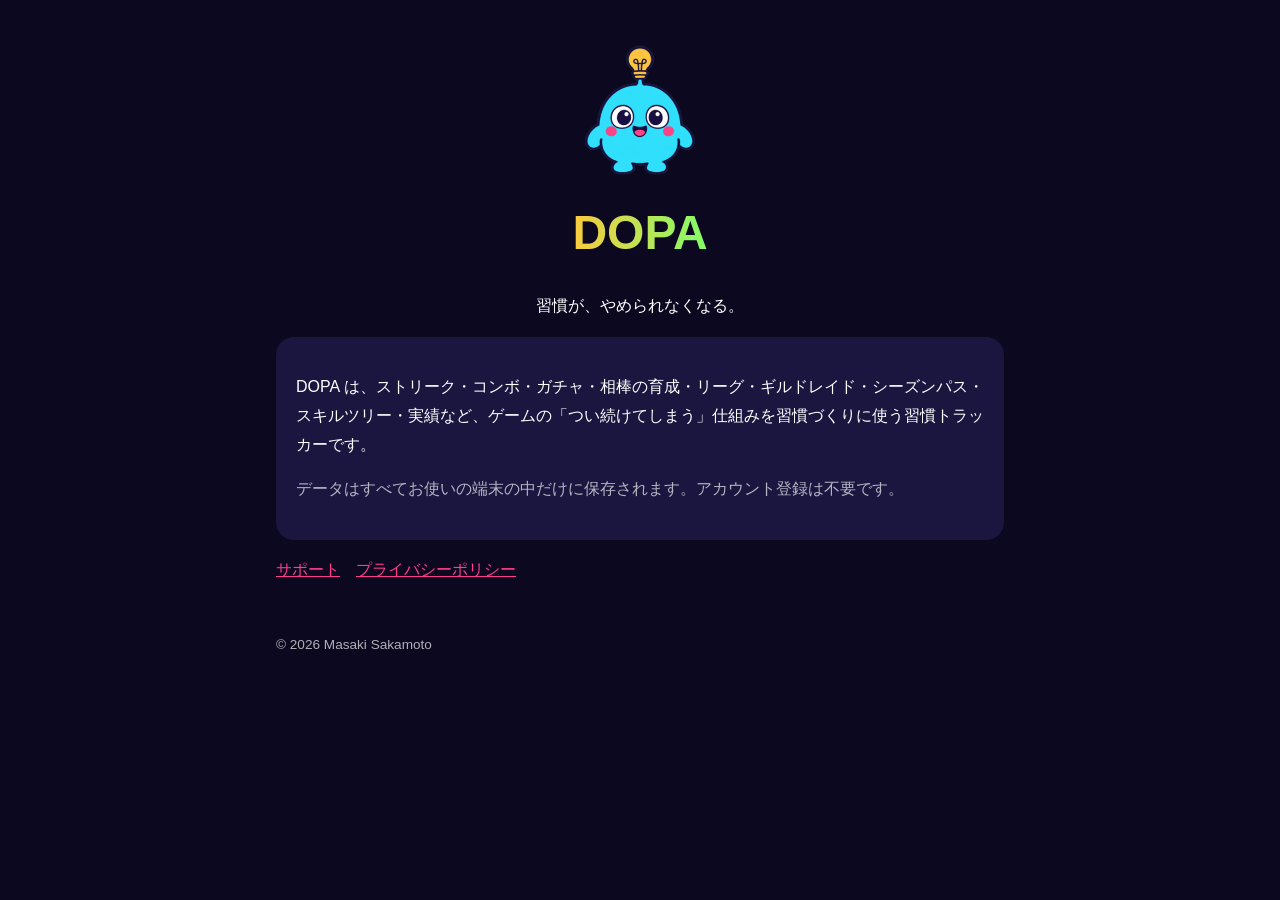
<file: index.html>
<!doctype html>
<html lang="ja"><head><meta charset="utf-8"><meta name="viewport" content="width=device-width,initial-scale=1">
<title>DOPA - 習慣がやめられなくなる</title><link rel="stylesheet" href="style.css"></head>
<body><main>
<div class="hero">
  <img src="mascot.png" alt="相棒のドパまる">
  <div class="logo">DOPA</div>
  <p>習慣が、やめられなくなる。</p>
</div>
<div class="card">
  <p>DOPA は、ストリーク・コンボ・ガチャ・相棒の育成・リーグ・ギルドレイド・シーズンパス・スキルツリー・実績など、ゲームの「つい続けてしまう」仕組みを習慣づくりに使う習慣トラッカーです。</p>
  <p class="sub">データはすべてお使いの端末の中だけに保存されます。アカウント登録は不要です。</p>
</div>
<nav><a href="support.html">サポート</a><a href="privacy.html">プライバシーポリシー</a></nav>
<footer>© 2026 Masaki Sakamoto</footer>
</main></body></html>
</file>
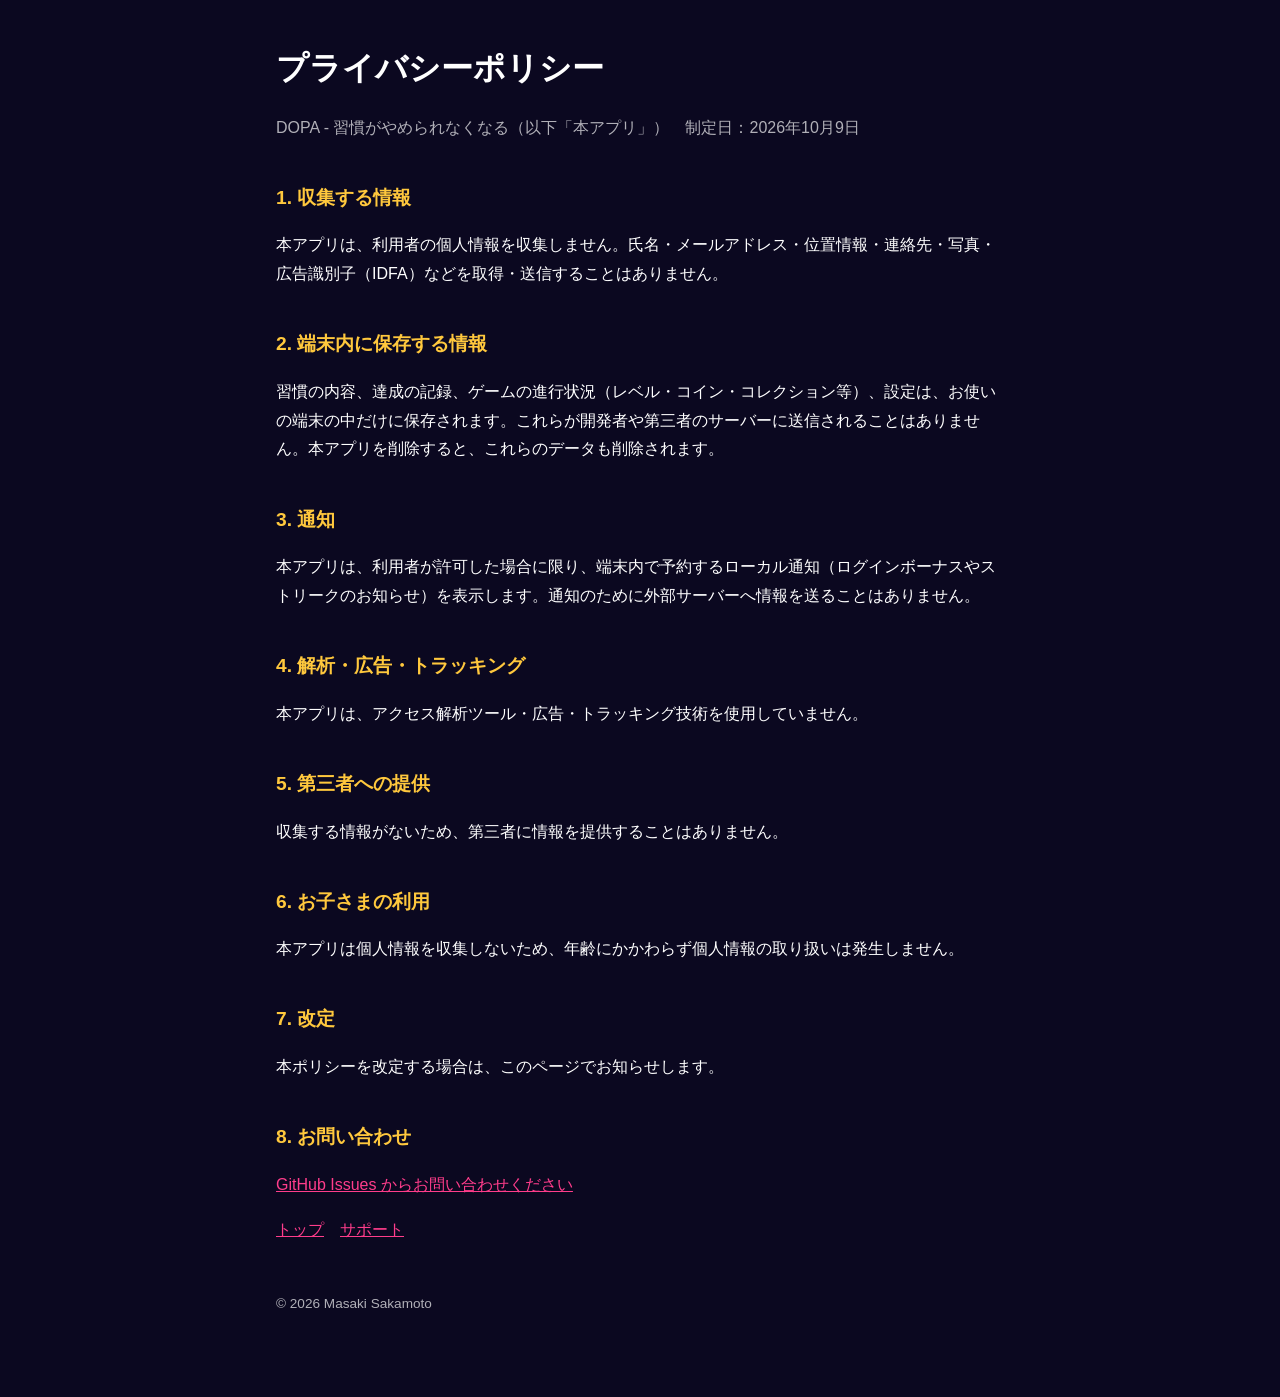
<file: privacy.html>
<!doctype html>
<html lang="ja"><head><meta charset="utf-8"><meta name="viewport" content="width=device-width,initial-scale=1">
<title>プライバシーポリシー | DOPA</title><link rel="stylesheet" href="style.css"></head>
<body><main>
<h1>プライバシーポリシー</h1>
<p class="sub">DOPA - 習慣がやめられなくなる（以下「本アプリ」）　制定日：2026年10月9日</p>

<h2>1. 収集する情報</h2>
<p>本アプリは、利用者の個人情報を収集しません。氏名・メールアドレス・位置情報・連絡先・写真・広告識別子（IDFA）などを取得・送信することはありません。</p>

<h2>2. 端末内に保存する情報</h2>
<p>習慣の内容、達成の記録、ゲームの進行状況（レベル・コイン・コレクション等）、設定は、お使いの端末の中だけに保存されます。これらが開発者や第三者のサーバーに送信されることはありません。本アプリを削除すると、これらのデータも削除されます。</p>

<h2>3. 通知</h2>
<p>本アプリは、利用者が許可した場合に限り、端末内で予約するローカル通知（ログインボーナスやストリークのお知らせ）を表示します。通知のために外部サーバーへ情報を送ることはありません。</p>

<h2>4. 解析・広告・トラッキング</h2>
<p>本アプリは、アクセス解析ツール・広告・トラッキング技術を使用していません。</p>

<h2>5. 第三者への提供</h2>
<p>収集する情報がないため、第三者に情報を提供することはありません。</p>

<h2>6. お子さまの利用</h2>
<p>本アプリは個人情報を収集しないため、年齢にかかわらず個人情報の取り扱いは発生しません。</p>

<h2>7. 改定</h2>
<p>本ポリシーを改定する場合は、このページでお知らせします。</p>

<h2>8. お問い合わせ</h2>
<p><a href="https://github.com/saqsaq/dopa-app-site/issues/new">GitHub Issues からお問い合わせください</a></p>
<nav><a href="index.html">トップ</a><a href="support.html">サポート</a></nav>
<footer>© 2026 Masaki Sakamoto</footer>
</main></body></html>
</file>
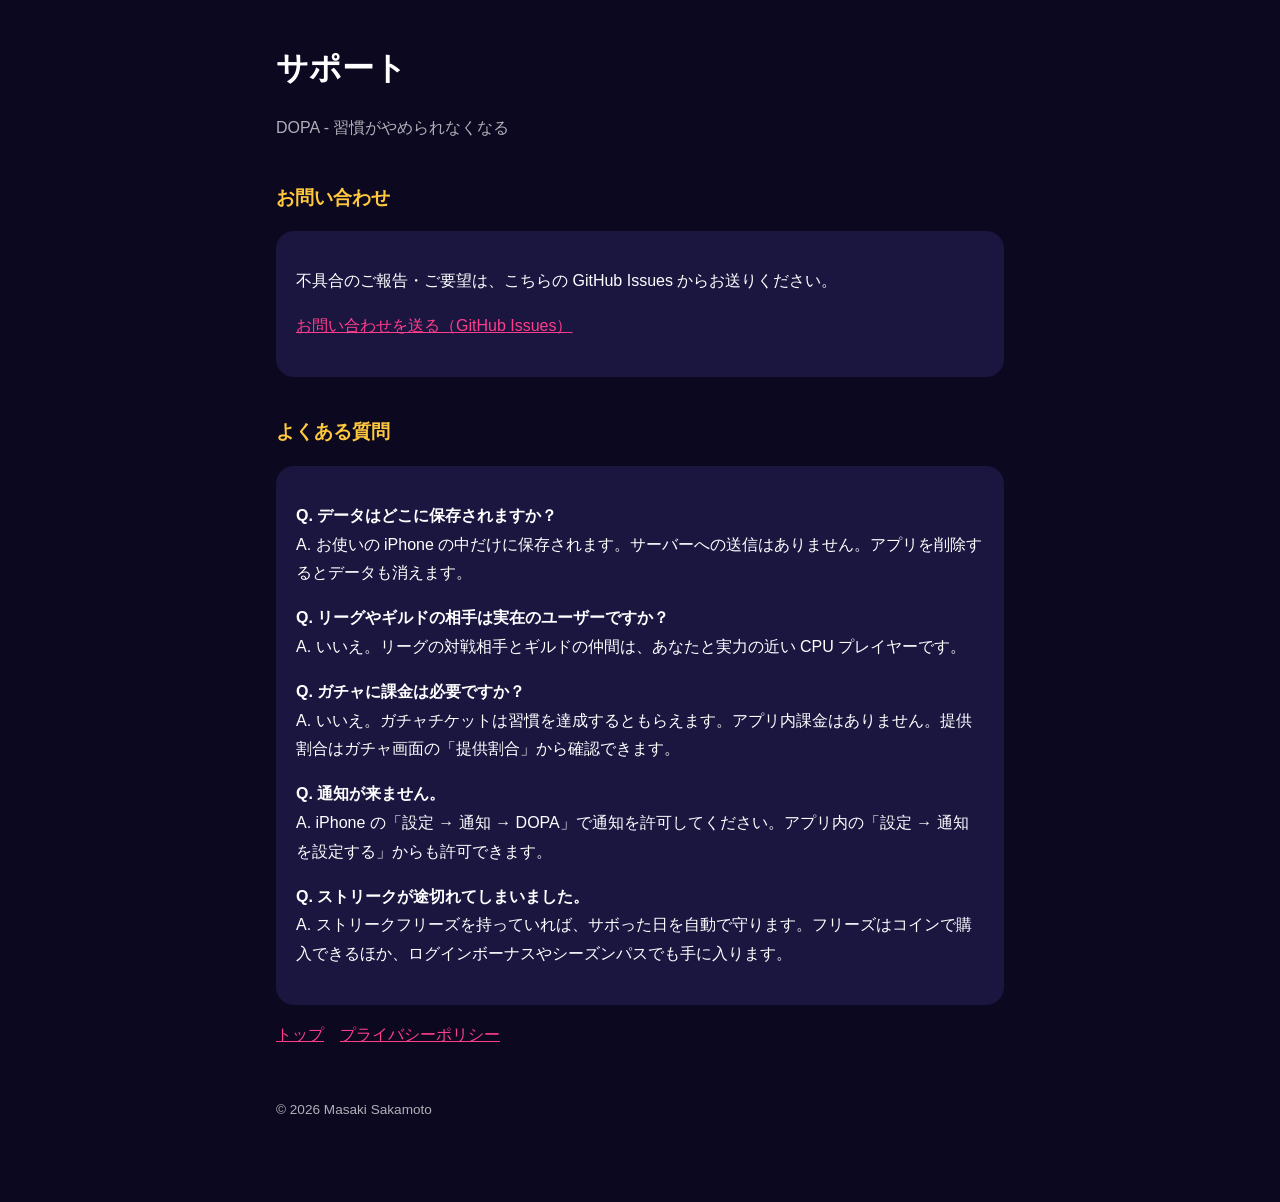
<file: support.html>
<!doctype html>
<html lang="ja"><head><meta charset="utf-8"><meta name="viewport" content="width=device-width,initial-scale=1">
<title>サポート | DOPA</title><link rel="stylesheet" href="style.css"></head>
<body><main>
<h1>サポート</h1>
<p class="sub">DOPA - 習慣がやめられなくなる</p>

<h2>お問い合わせ</h2>
<div class="card">
  <p>不具合のご報告・ご要望は、こちらの GitHub Issues からお送りください。</p>
  <p><a href="https://github.com/saqsaq/dopa-app-site/issues/new">お問い合わせを送る（GitHub Issues）</a></p>
</div>

<h2>よくある質問</h2>
<div class="card">
  <p><strong>Q. データはどこに保存されますか？</strong><br>A. お使いの iPhone の中だけに保存されます。サーバーへの送信はありません。アプリを削除するとデータも消えます。</p>
  <p><strong>Q. リーグやギルドの相手は実在のユーザーですか？</strong><br>A. いいえ。リーグの対戦相手とギルドの仲間は、あなたと実力の近い CPU プレイヤーです。</p>
  <p><strong>Q. ガチャに課金は必要ですか？</strong><br>A. いいえ。ガチャチケットは習慣を達成するともらえます。アプリ内課金はありません。提供割合はガチャ画面の「提供割合」から確認できます。</p>
  <p><strong>Q. 通知が来ません。</strong><br>A. iPhone の「設定 → 通知 → DOPA」で通知を許可してください。アプリ内の「設定 → 通知を設定する」からも許可できます。</p>
  <p><strong>Q. ストリークが途切れてしまいました。</strong><br>A. ストリークフリーズを持っていれば、サボった日を自動で守ります。フリーズはコインで購入できるほか、ログインボーナスやシーズンパスでも手に入ります。</p>
</div>
<nav><a href="index.html">トップ</a><a href="privacy.html">プライバシーポリシー</a></nav>
<footer>© 2026 Masaki Sakamoto</footer>
</main></body></html>
</file>
<file: style.css>
:root { --bg:#0b0820; --card:#1b1640; --ink:#fff; --sub:rgba(255,255,255,.68); --pink:#ff3d8b; --gold:#ffc83d; }
* { box-sizing: border-box; }
body { margin:0; background:var(--bg); color:var(--ink); font-family: -apple-system, "Hiragino Sans", "Noto Sans JP", sans-serif; line-height:1.8; }
main { max-width: 760px; margin: 0 auto; padding: 40px 16px 80px; }
h1 { font-size: 2rem; margin: 0 0 4px; }
h2 { font-size: 1.2rem; margin-top: 2em; color: var(--gold); }
a { color: var(--pink); }
.sub { color: var(--sub); }
.card { background: var(--card); border-radius: 18px; padding: 20px; margin: 16px 0; }
.hero { text-align: center; }
.hero img { width: 140px; height: 140px; }
.logo { font-size: 3rem; font-weight: 900; background: linear-gradient(90deg,#ff3d8b,#ff8a2a,#ffc83d,#7dff6a,#2de2ff,#8b5cff); -webkit-background-clip: text; background-clip: text; color: transparent; }
nav a { margin-right: 16px; }
footer { margin-top: 48px; color: var(--sub); font-size: .85rem; }
</file>
